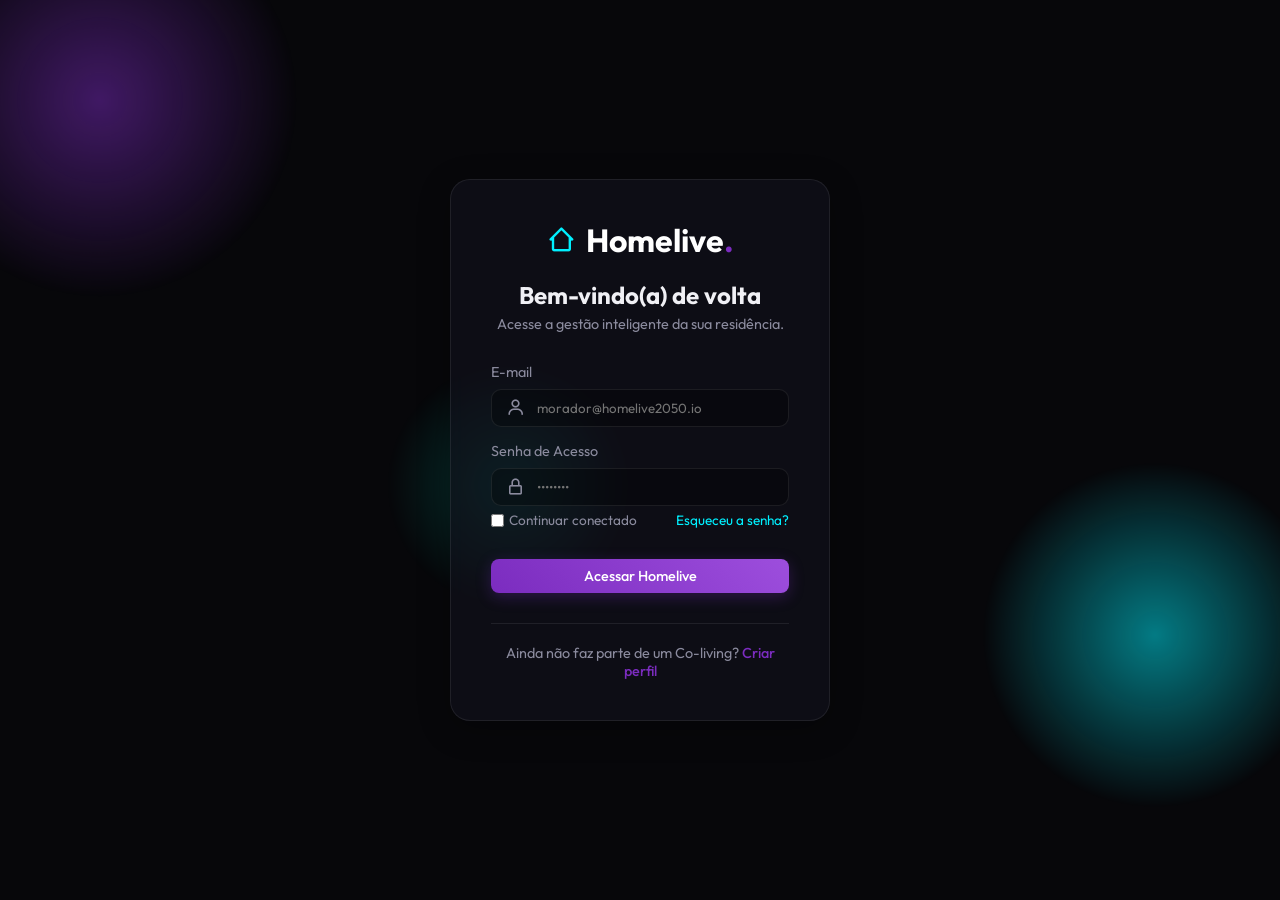
<file: frontend/index.html>
<!DOCTYPE html>
<html lang="pt-br">

<head>
    <meta charset="UTF-8">
    <meta name="viewport" content="width=device-width, initial-scale=1.0, viewport-fit=cover">
    <!-- App instalável (PWA) -->
    <link rel="manifest" href="manifest.json">
    <meta name="theme-color" content="#07070a">
    <link rel="icon" type="image/png" href="icons/icon-192.png">
    <link rel="apple-touch-icon" href="icons/apple-touch-icon.png">
    <meta name="mobile-web-app-capable" content="yes">
    <meta name="apple-mobile-web-app-capable" content="yes">
    <meta name="apple-mobile-web-app-status-bar-style" content="black-translucent">
    <meta name="apple-mobile-web-app-title" content="HomeLive">
    <meta name="description" content="Homelive - Sistema de Gestão de Convivência Inteligente para 2050">
    <title>Homelive | Painel de Controle</title>
    <!-- Fontes do Google -->
    <link rel="preconnect" href="https://fonts.googleapis.com">
    <link rel="preconnect" href="https://fonts.gstatic.com" crossorigin>
    <link href="https://fonts.googleapis.com/css2?family=Outfit:wght@300;400;500;600;700&display=swap" rel="stylesheet">
    <!-- Icones modernos Boxicons -->
    <link href='https://unpkg.com/boxicons@2.1.4/css/boxicons.min.css' rel='stylesheet'>
    <link rel="stylesheet" href="css/estilo.css">

</head>

<body>
    <!-- Fundo de Gradientes Animados -->
    <div class="orbe-fundo orbe-1"></div>
    <div class="orbe-fundo orbe-2"></div>
    <div class="orbe-fundo orbe-3"></div>

    <div class="container-app">
        <!-- Navegação Lateral -->
        <nav class="menu-lateral painel-vidro">
            <div class="marca">
                <i class='bx bx-home-alt-2'></i>
                <span>Homelive<span>.</span></span>
            </div>

            <ul class="links-navegacao">
                <li class="ativo" data-alvo="visao-geral">
                    <i class='bx bx-grid-alt'></i>
                    <span>Visão Geral</span>
                </li>
                <li data-alvo="financas">
                    <i class='bx bx-wallet'></i>
                    <span>Finanças & Rateio</span>
                </li>
                <li data-alvo="tarefas">
                    <i class='bx bx-check-shield'></i>
                    <span>Escalas & Tarefas</span>
                </li>
                <li data-alvo="reservas">
                    <i class='bx bx-calendar-event'></i>
                    <span>Reservas</span>
                </li>
                <li data-alvo="moradores">
                    <i class='bx bx-group'></i>
                    <span>Moradores</span>
                </li>
                <li data-alvo="regras">
                    <i class='bx bx-shield-alt-2'></i>
                    <span>Regras & Penalidades</span>
                </li>
            </ul>

            <div class="seletor-papel-usuario">
                <button type="button" class="botao-contorno botao-pequeno largura-total" onclick="abrirModal('modalTrocarSenha')"><i class='bx bx-lock-alt'></i> Trocar minha senha</button>
                <a href="login.html" id="botao-sair" class="botao-sair mt-3"><i class='bx bx-log-out'></i> Sair</a>
            </div>
        </nav>

        <!-- Área Principal de Conteúdo -->
        <main class="conteudo-principal">
            <!-- Barra Superior -->
            <header class="barra-topo">
                <button class="toggle-menu" id="toggle-menu" aria-label="Abrir menu"><i class='bx bx-menu'></i></button>
                <div class="texto-boas-vindas">
                    <h1 id="titulo-pagina">Visão Geral</h1>
                    <p id="exibicao-data"></p>
                </div>

                <div class="acoes-topo">
                    <div class="emblema-gamificacao dica-ferramenta" data-dica="Seus Pontos de Convivência">
                        <i class='bx bx-star'></i>
                        <span id="pontos-usuario">—</span>
                    </div>
                    <div class="botao-notificacao dica-ferramenta" id="botao-pendencias" data-dica="Pendências" role="button" tabindex="0">
                        <i class='bx bx-bell'></i>
                        <span class="distintivo" id="distintivo-pendencias">0</span>
                    </div>
                    <div class="cartao-perfil painel-vidro">
                        <img id="avatar-usuario" src="" alt="Avatar do Usuário">
                        <div class="info-perfil">
                            <span class="nome" id="nome-usuario">...</span>
                            <span class="papel" id="exibicao-papel">...</span>
                        </div>
                    </div>
                </div>
            </header>

            <!-- Container das Telas (Views) -->
            <div class="container-telas">

                <!-- TELA 1: Visão Geral (Dashboard) -->
                <section id="visao-geral" class="tela tela-ativa">
                    <div class="grade-estatisticas">
                        <div class="cartao-estatistica painel-vidro">
                            <div class="icone-estatistica pulso-azul"><i class='bx bx-pie-chart-alt-2'></i></div>
                            <div class="detalhes-estatistica">
                                <h3 id="est1-titulo">Seu Rateio Pendente</h3>
                                <h2 id="est1-valor">—</h2>
                                <p id="est1-sub"></p>
                            </div>
                        </div>
                        <div class="cartao-estatistica painel-vidro">
                            <div class="icone-estatistica pulso-roxo"><i class='bx bx-water'></i></div>
                            <div class="detalhes-estatistica">
                                <h3 id="est2-titulo">Seu Consumo</h3>
                                <h2 id="est2-valor">—</h2>
                                <p id="est2-sub"></p>
                            </div>
                        </div>
                        <div class="cartao-estatistica painel-vidro">
                            <div class="icone-estatistica pulso-verde"><i class='bx bx-trophy'></i></div>
                            <div class="detalhes-estatistica">
                                <h3 id="est3-titulo">Ranking da Casa</h3>
                                <h2 id="est3-valor">—</h2>
                                <p id="est3-sub"></p>
                            </div>
                        </div>
                    </div>

                    <div class="bento-dashboard">
                        <div class="caixa-bento painel-vidro bento-grande">
                            <div class="cabecalho-caixa">
                                <h2 id="titulo-proximas-escalas">Suas Próximas Escalas</h2>
                                <button class="botao-texto" onclick="navegarPara('tarefas')">Ver todas</button>
                            </div>
                            <ul class="lista-tarefas" id="dash-tarefas"></ul>
                        </div>

                        <div class="caixa-bento painel-vidro">
                            <div class="cabecalho-caixa">
                                <h2>Próximas Reservas</h2>
                            </div>
                            <div id="dash-reservas"></div>
                        </div>
                    </div>
                </section>

                <!-- TELA 2: Finanças -->
                <section id="financas" class="tela">
                    <div class="cabecalho-secao">
                        <h2>Rateio de Custos</h2>
                        <div class="acoes-cabecalho">
                            <button class="botao-contorno" onclick="abrirModal('modalLeitura')">Registrar Consumo (kWh)</button>
                            <button class="botao-primario" onclick="abrirModal('modalNovaDespesa')">Lançar Gasto</button>
                        </div>
                    </div>

                    <div class="algoritmo-financa painel-vidro">
                        <div class="cabecalho-algo">
                            <i class='bx bx-network-chart'></i>
                            <div>
                                <h3>Algoritmo de Divisão por Despesa</h3>
                                <p>Cada gasto escolhe o seu: <strong>Igualitário</strong>, <strong>Por Estadia</strong> (dias na residência) ou <strong>Por Consumo</strong> (leituras de kWh do mês da conta).</p>
                            </div>
                        </div>
                    </div>

                    <div class="container-tabela-despesas painel-vidro">
                        <table class="tabela-moderna">
                            <thead>
                                <tr>
                                    <th>Despesa</th>
                                    <th>Tipo</th>
                                    <th>Valor Total</th>
                                    <th id="th-rateio">Seu Rateio</th>
                                    <th>Status</th>
                                    <th>Ação</th>
                                </tr>
                            </thead>
                            <tbody id="lista-despesas"></tbody>
                        </table>
                    </div>
                </section>

                <!-- TELA 3: Escalas e Tarefas -->
                <section id="tarefas" class="tela">
                    <div class="cabecalho-secao">
                        <h2>Tarefas da Casa</h2>
                        <div class="acoes-cabecalho apenas-admin">
                            <button class="botao-primario" onclick="abrirModal('modalNovaTarefa')">Nova Tarefa</button>
                            <button class="botao-contorno" data-acao="processar-atrasos">Processar Atrasos</button>
                            <button class="botao-perigo" onclick="abrirModal('modalPenalidade')">Aplicar Penalidade</button>
                        </div>
                    </div>
                    <div id="lista-tarefas" class="grade-tarefas"></div>

                    <div class="cabecalho-secao mt-4">
                        <h2>Escalas Recorrentes (Rodízio)</h2>
                        <div class="acoes-cabecalho apenas-admin">
                            <button class="botao-primario" onclick="abrirModal('modalNovaEscala')">Nova Escala</button>
                            <button class="botao-contorno" data-acao="gerar-escalas">Gerar Tarefas Devidas</button>
                        </div>
                    </div>
                    <div id="lista-escalas" class="grade-tarefas"></div>
                </section>

                <!-- TELA 4: Reservas -->
                <section id="reservas" class="tela">
                    <div class="cabecalho-secao">
                        <h2>Reservas de Espaços</h2>
                        <p>Agende o uso das áreas compartilhadas para evitar conflitos de horários.</p>
                        <div class="acoes-cabecalho apenas-admin">
                            <button class="botao-primario" onclick="abrirModal('modalNovoEspaco')">Novo Espaço</button>
                        </div>
                    </div>

                    <div class="grade-espacos" id="lista-espacos"></div>

                    <div class="cabecalho-secao mt-4">
                        <h2>Reservas Agendadas</h2>
                    </div>
                    <div class="container-tabela-despesas painel-vidro">
                        <table class="tabela-moderna">
                            <thead>
                                <tr>
                                    <th>Espaço</th>
                                    <th>Morador</th>
                                    <th>Horário</th>
                                    <th>Status</th>
                                    <th>Ação</th>
                                </tr>
                            </thead>
                            <tbody id="lista-agendamentos"></tbody>
                        </table>
                    </div>
                </section>

                <!-- TELA 5: Moradores -->
                <section id="moradores" class="tela">
                    <div class="cabecalho-secao">
                        <h2>Gerenciamento de Moradores</h2>
                        <div class="acoes-cabecalho apenas-admin">
                            <button class="botao-primario" onclick="abrirModal('modalAdicionarMorador')">Adicionar Morador</button>
                        </div>
                    </div>
                    <!-- Convite: só o síndico enxerga o código da residência -->
                    <div id="cartao-convite" class="cartao-convite painel-vidro apenas-admin">
                        <div>
                            <span class="rotulo-convite">Código de convite · <strong id="nome-casa"></strong></span>
                            <div id="codigo-convite" class="codigo-convite">—</div>
                            <p class="ajuda-convite">Passe este código para quem vai morar com você. Na tela de cadastro, a pessoa informa o código e entra como moradora.</p>
                        </div>
                        <div class="acoes-convite">
                            <button class="botao-primario botao-pequeno" data-acao="copiar-convite">Copiar código</button>
                            <button class="botao-contorno botao-pequeno" data-acao="renovar-convite">Gerar novo código</button>
                        </div>
                    </div>
                    <div id="lista-moradores" class="grade-moradores"></div>
                </section>

                <!-- TELA 6: Regras & Penalidades -->
                <section id="regras" class="tela">
                    <div class="cabecalho-secao">
                        <h2>Regras de Penalidade</h2>
                        <p>As regras valem para todos e são aplicadas automaticamente quando a infração acontece.</p>
                        <div class="acoes-cabecalho apenas-admin">
                            <button class="botao-primario" onclick="abrirModal('modalNovaRegra')">Nova Regra</button>
                        </div>
                    </div>
                    <div id="lista-regras" class="grade-votacoes"></div>

                    <div class="cabecalho-secao mt-4">
                        <h2 id="titulo-penalidades">Minhas Penalidades</h2>
                    </div>
                    <div class="container-tabela-despesas painel-vidro">
                        <table class="tabela-moderna">
                            <thead>
                                <tr>
                                    <th>Data</th>
                                    <th>Morador</th>
                                    <th>Infração</th>
                                    <th>Pontos</th>
                                    <th>Motivo</th>
                                    <th>Aplicada por</th>
                                </tr>
                            </thead>
                            <tbody id="lista-penalidades"></tbody>
                        </table>
                    </div>
                </section>
            </div>
        </main>
    </div>
    <div class="overlay-menu" id="overlay-menu"></div>

    <!-- Modal de Reserva -->
    <div class="sobreposicao-modal" id="modalReserva">
        <div class="caixa-modal painel-vidro">
            <div class="cabecalho-modal">
                <h3 id="nome-espaco-modal">Reservar Espaço</h3>
                <button class="botao-fechar" onclick="fecharModal('modalReserva')"><i class='bx bx-x'></i></button>
            </div>
            <div class="corpo-modal">
                <form id="formulario-reserva" class="formulario-moderno">
                    <input type="hidden" id="reserva-espaco-id">
                    <div class="grupo-formulario apenas-admin">
                        <label>Reservar em nome de</label>
                        <select id="reserva-morador" class="input-vidro"></select>
                    </div>
                    <div class="grupo-formulario">
                        <label>Data da Reserva</label>
                        <input type="date" id="reserva-data" class="input-vidro" required>
                    </div>
                    <div class="linha-formulario">
                        <div class="grupo-formulario">
                            <label>Horário de Início</label>
                            <input type="time" id="reserva-inicio" class="input-vidro" required>
                        </div>
                        <div class="grupo-formulario">
                            <label>Horário de Fim</label>
                            <input type="time" id="reserva-fim" class="input-vidro" required>
                        </div>
                    </div>
                    <div class="grupo-formulario">
                        <label>Motivo (opcional)</label>
                        <input type="text" id="reserva-motivo" class="input-vidro">
                    </div>
                    <div class="aviso-ia">
                        <i class='bx bx-bot'></i>
                        <p>O sistema recusa a reserva se o horário bater com outra já confirmada no mesmo espaço.</p>
                    </div>
                    <button type="submit" class="botao-primario largura-total mt-3">Confirmar Reserva de Espaço</button>
                </form>
            </div>
        </div>
    </div>

    <!-- Modal de Adicionar Morador -->
    <div class="sobreposicao-modal" id="modalAdicionarMorador">
        <div class="caixa-modal painel-vidro">
            <div class="cabecalho-modal">
                <h3>Adicionar Novo Morador</h3>
                <button class="botao-fechar" onclick="fecharModal('modalAdicionarMorador')"><i class='bx bx-x'></i></button>
            </div>
            <div class="corpo-modal">
                <form id="formulario-adicionar-morador" class="formulario-moderno">
                    <div class="grupo-formulario">
                        <label>Nome do Morador</label>
                        <input type="text" id="novo-morador-nome" class="input-vidro" required>
                    </div>
                    <div class="linha-formulario">
                        <div class="grupo-formulario">
                            <label>E-mail</label>
                            <input type="email" id="novo-morador-email" class="input-vidro" required>
                        </div>
                        <div class="grupo-formulario">
                            <label>Senha (mín. 6)</label>
                            <input type="password" id="novo-morador-senha" class="input-vidro" minlength="6" required>
                        </div>
                    </div>
                    <div class="linha-formulario">
                        <div class="grupo-formulario">
                            <label>Quarto</label>
                            <input type="text" id="novo-morador-quarto" class="input-vidro" required>
                        </div>
                        <div class="grupo-formulario">
                            <label>Telefone</label>
                            <input type="text" id="novo-morador-telefone" class="input-vidro">
                        </div>
                    </div>
                    <button type="submit" class="botao-primario largura-total mt-3">Salvar Morador</button>
                </form>
            </div>
        </div>
    </div>

    <!-- Modal Nova Despesa -->
    <div class="sobreposicao-modal" id="modalNovaDespesa">
        <div class="caixa-modal painel-vidro">
            <div class="cabecalho-modal">
                <h3>Lançar Novo Gasto</h3>
                <button class="botao-fechar" onclick="fecharModal('modalNovaDespesa')"><i class='bx bx-x'></i></button>
            </div>
            <div class="corpo-modal">
                <form id="formulario-nova-despesa" class="formulario-moderno">
                    <div class="grupo-formulario">
                        <label>Título</label>
                        <input type="text" id="nova-despesa-titulo" class="input-vidro" required>
                    </div>
                    <div class="grupo-formulario">
                        <label>Descrição (opcional)</label>
                        <input type="text" id="nova-despesa-desc" class="input-vidro">
                    </div>
                    <div class="linha-formulario">
                        <div class="grupo-formulario">
                            <label>Valor Total (R$)</label>
                            <input type="number" id="nova-despesa-valor" step="0.01" min="0.01" class="input-vidro" required>
                        </div>
                        <div class="grupo-formulario">
                            <label>Vencimento</label>
                            <input type="date" id="nova-despesa-vencimento" class="input-vidro" required>
                        </div>
                    </div>
                    <div class="linha-formulario">
                        <div class="grupo-formulario">
                            <label>Categoria</label>
                            <select id="nova-despesa-categoria" class="input-vidro">
                                <option value="ENERGIA_SOLAR">Energia</option>
                                <option value="AGUA_REUTILIZAVEL">Água</option>
                                <option value="INTERNET_QUANTICA">Internet</option>
                                <option value="MANUTENCAO_ROBOS">Manutenção</option>
                                <option value="ALIMENTACAO_INTELIGENTE">Alimentação</option>
                                <option value="CONDOMINIO_GERAL">Condomínio</option>
                                <option value="OUTROS">Outros</option>
                            </select>
                        </div>
                        <div class="grupo-formulario">
                            <label>Tipo</label>
                            <select id="nova-despesa-tipo" class="input-vidro">
                                <option value="FIXA">Fixa</option>
                                <option value="VARIAVEL">Variável</option>
                            </select>
                        </div>
                    </div>
                    <div class="linha-formulario">
                        <div class="grupo-formulario">
                            <label>Divisão</label>
                            <select id="nova-despesa-rateio" class="input-vidro">
                                <option value="IGUALITARIO">Igualitária</option>
                                <option value="POR_ESTADIA">Por estadia</option>
                                <option value="POR_CONSUMO">Por consumo (kWh)</option>
                            </select>
                        </div>
                        <div class="grupo-formulario">
                            <label>Mês da conta</label>
                            <input type="month" id="nova-despesa-competencia" class="input-vidro">
                        </div>
                    </div>
                    <button type="submit" class="botao-primario largura-total mt-3">Enviar para Aprovação</button>
                </form>
            </div>
        </div>
    </div>

    <!-- Modal Leitura de Consumo -->
    <div class="sobreposicao-modal" id="modalLeitura">
        <div class="caixa-modal painel-vidro">
            <div class="cabecalho-modal">
                <h3>Registrar Consumo</h3>
                <button class="botao-fechar" onclick="fecharModal('modalLeitura')"><i class='bx bx-x'></i></button>
            </div>
            <div class="corpo-modal">
                <form id="formulario-leitura" class="formulario-moderno">
                    <div class="grupo-formulario apenas-admin">
                        <label>Morador</label>
                        <select id="leitura-morador" class="input-vidro"></select>
                    </div>
                    <div class="linha-formulario">
                        <div class="grupo-formulario">
                            <label>Consumo (kWh)</label>
                            <input type="number" id="leitura-kwh" step="0.01" min="0" class="input-vidro" required>
                        </div>
                        <div class="grupo-formulario">
                            <label>Mês (padrão: atual)</label>
                            <input type="month" id="leitura-competencia" class="input-vidro">
                        </div>
                    </div>
                    <button type="submit" class="botao-primario largura-total mt-3">Salvar Leitura</button>
                </form>
            </div>
        </div>
    </div>

    <!-- Modal Nova Tarefa -->
    <div class="sobreposicao-modal" id="modalNovaTarefa">
        <div class="caixa-modal painel-vidro">
            <div class="cabecalho-modal">
                <h3>Adicionar Nova Tarefa</h3>
                <button class="botao-fechar" onclick="fecharModal('modalNovaTarefa')"><i class='bx bx-x'></i></button>
            </div>
            <div class="corpo-modal">
                <form id="formulario-nova-tarefa" class="formulario-moderno">
                    <div class="grupo-formulario">
                        <label>Título da Tarefa</label>
                        <input type="text" id="nova-tarefa-titulo" class="input-vidro" required>
                    </div>
                    <div class="grupo-formulario">
                        <label>Descrição</label>
                        <input type="text" id="nova-tarefa-desc" class="input-vidro">
                    </div>
                    <div class="linha-formulario">
                        <div class="grupo-formulario">
                            <label>Responsável</label>
                            <select id="nova-tarefa-responsavel" class="input-vidro" required></select>
                        </div>
                        <div class="grupo-formulario">
                            <label>Prazo</label>
                            <input type="date" id="nova-tarefa-prazo" class="input-vidro" required>
                        </div>
                    </div>
                    <div class="linha-formulario">
                        <div class="grupo-formulario">
                            <label>Recompensa (pts)</label>
                            <input type="number" id="nova-tarefa-xp" min="0" class="input-vidro">
                        </div>
                        <div class="grupo-formulario">
                            <label>Penalidade (pts)</label>
                            <input type="number" id="nova-tarefa-penalidade" min="0" class="input-vidro">
                        </div>
                    </div>
                    <button type="submit" class="botao-primario largura-total mt-3">Criar Tarefa</button>
                </form>
            </div>
        </div>
    </div>

    <!-- Modal Nova Escala -->
    <div class="sobreposicao-modal" id="modalNovaEscala">
        <div class="caixa-modal painel-vidro">
            <div class="cabecalho-modal">
                <h3>Nova Escala Recorrente</h3>
                <button class="botao-fechar" onclick="fecharModal('modalNovaEscala')"><i class='bx bx-x'></i></button>
            </div>
            <div class="corpo-modal">
                <form id="formulario-nova-escala" class="formulario-moderno">
                    <div class="grupo-formulario">
                        <label>Título</label>
                        <input type="text" id="escala-titulo" class="input-vidro" required>
                    </div>
                    <div class="grupo-formulario">
                        <label>Descrição</label>
                        <input type="text" id="escala-desc" class="input-vidro">
                    </div>
                    <div class="linha-formulario">
                        <div class="grupo-formulario">
                            <label>Repete</label>
                            <select id="escala-periodicidade" class="input-vidro">
                                <option value="DIARIA">Diária</option>
                                <option value="SEMANAL" selected>Semanal</option>
                                <option value="QUINZENAL">Quinzenal</option>
                                <option value="MENSAL">Mensal</option>
                            </select>
                        </div>
                        <div class="grupo-formulario">
                            <label>Prazo (dias)</label>
                            <input type="number" id="escala-prazo" min="1" value="2" class="input-vidro" required>
                        </div>
                    </div>
                    <div class="grupo-formulario">
                        <label>Rodízio</label>
                        <select id="escala-rodizio" class="input-vidro">
                            <option value="SEQUENCIAL">Sequencial (em ordem)</option>
                            <option value="MENOR_PONTUACAO">Quem tem menos pontos</option>
                            <option value="MENOR_CARGA">Quem tem menos tarefas abertas</option>
                        </select>
                    </div>
                    <div class="linha-formulario">
                        <div class="grupo-formulario">
                            <label>Recompensa (pts)</label>
                            <input type="number" id="escala-xp" min="0" class="input-vidro">
                        </div>
                        <div class="grupo-formulario">
                            <label>Penalidade (pts)</label>
                            <input type="number" id="escala-penalidade" min="0" class="input-vidro">
                        </div>
                    </div>
                    <div class="grupo-formulario">
                        <label>Primeira geração (padrão: hoje)</label>
                        <input type="date" id="escala-primeira" class="input-vidro">
                    </div>
                    <button type="submit" class="botao-primario largura-total mt-3">Criar Escala</button>
                </form>
            </div>
        </div>
    </div>

    <!-- Modal Penalidade Manual -->
    <div class="sobreposicao-modal" id="modalPenalidade">
        <div class="caixa-modal painel-vidro">
            <div class="cabecalho-modal">
                <h3>Aplicar Penalidade</h3>
                <button class="botao-fechar" onclick="fecharModal('modalPenalidade')"><i class='bx bx-x'></i></button>
            </div>
            <div class="corpo-modal">
                <form id="formulario-penalidade" class="formulario-moderno">
                    <div class="grupo-formulario">
                        <label>Morador</label>
                        <select id="penalidade-morador" class="input-vidro" required></select>
                    </div>
                    <div class="grupo-formulario">
                        <label>Pontos a descontar</label>
                        <input type="number" id="penalidade-pontos" min="1" class="input-vidro" required>
                    </div>
                    <div class="grupo-formulario">
                        <label>Motivo</label>
                        <input type="text" id="penalidade-motivo" class="input-vidro" required>
                    </div>
                    <button type="submit" class="botao-perigo largura-total mt-3">Aplicar Penalidade</button>
                </form>
            </div>
        </div>
    </div>

    <!-- Modal Editar Estadia -->
    <div class="sobreposicao-modal" id="modalEstadia">
        <div class="caixa-modal painel-vidro">
            <div class="cabecalho-modal">
                <h3>Dias de estadia</h3>
                <button class="botao-fechar" onclick="fecharModal('modalEstadia')"><i class='bx bx-x'></i></button>
            </div>
            <div class="corpo-modal">
                <form id="formulario-estadia" class="formulario-moderno">
                    <input type="hidden" id="estadia-morador-id">
                    <p class="ajuda-convite">Quantos dias <strong id="estadia-nome"></strong> fica na residência. Esse número é o peso do rateio <em>Por estadia</em>.</p>
                    <div class="grupo-formulario">
                        <label>Dias de estadia</label>
                        <input type="number" id="estadia-dias" class="input-vidro" min="0" max="3650" required>
                    </div>
                    <button type="submit" class="botao-primario largura-total mt-3">Salvar</button>
                </form>
            </div>
        </div>
    </div>

    <!-- Modal Trocar Minha Senha -->
    <div class="sobreposicao-modal" id="modalTrocarSenha">
        <div class="caixa-modal painel-vidro">
            <div class="cabecalho-modal">
                <h3>Trocar minha senha</h3>
                <button class="botao-fechar" onclick="fecharModal('modalTrocarSenha')"><i class='bx bx-x'></i></button>
            </div>
            <div class="corpo-modal">
                <form id="formulario-trocar-senha" class="formulario-moderno">
                    <div class="grupo-formulario">
                        <label>Senha atual</label>
                        <input type="password" id="senha-atual" class="input-vidro" autocomplete="current-password" required>
                    </div>
                    <div class="linha-formulario">
                        <div class="grupo-formulario">
                            <label>Nova senha (mín. 6)</label>
                            <input type="password" id="senha-nova" class="input-vidro" minlength="6" autocomplete="new-password" required>
                        </div>
                        <div class="grupo-formulario">
                            <label>Confirmar nova senha</label>
                            <input type="password" id="senha-nova-confirma" class="input-vidro" minlength="6" autocomplete="new-password" required>
                        </div>
                    </div>
                    <button type="submit" class="botao-primario largura-total mt-3">Salvar nova senha</button>
                </form>
            </div>
        </div>
    </div>

    <!-- Modal Senha Temporária (síndico redefiniu a senha de um morador) -->
    <div class="sobreposicao-modal" id="modalSenhaTemporaria">
        <div class="caixa-modal painel-vidro">
            <div class="cabecalho-modal">
                <h3>Senha temporária</h3>
                <button class="botao-fechar" onclick="fecharModal('modalSenhaTemporaria')"><i class='bx bx-x'></i></button>
            </div>
            <div class="corpo-modal">
                <p class="ajuda-convite">Passe esta senha para <strong id="senha-temporaria-nome"></strong>. Ela <strong>aparece só agora</strong>: depois de fechar esta janela não dá para ver de novo. A pessoa entra com ela e troca por uma própria em "Trocar minha senha".</p>
                <div id="senha-temporaria-valor" class="codigo-convite">—</div>
                <div class="acoes-convite mt-3">
                    <button class="botao-primario botao-pequeno" data-acao="copiar-senha-temporaria">Copiar senha</button>
                    <button class="botao-contorno botao-pequeno" onclick="fecharModal('modalSenhaTemporaria')">Fechar</button>
                </div>
            </div>
        </div>
    </div>

    <!-- Modal Novo Espaço -->
    <div class="sobreposicao-modal" id="modalNovoEspaco">
        <div class="caixa-modal painel-vidro">
            <div class="cabecalho-modal">
                <h3>Novo Espaço Comum</h3>
                <button class="botao-fechar" onclick="fecharModal('modalNovoEspaco')"><i class='bx bx-x'></i></button>
            </div>
            <div class="corpo-modal">
                <form id="formulario-novo-espaco" class="formulario-moderno">
                    <div class="grupo-formulario">
                        <label>Nome do espaço</label>
                        <input type="text" id="novo-espaco-nome" class="input-vidro" maxlength="80" placeholder="Ex: Sala de Cinema" required>
                    </div>
                    <div class="grupo-formulario">
                        <label>Descrição (opcional)</label>
                        <input type="text" id="novo-espaco-descricao" class="input-vidro" maxlength="200">
                    </div>
                    <div class="linha-formulario">
                        <div class="grupo-formulario">
                            <label>Capacidade (pessoas)</label>
                            <input type="number" id="novo-espaco-capacidade" class="input-vidro" min="1" max="500" placeholder="4">
                        </div>
                        <div class="grupo-formulario">
                            <label>Regras de uso (opcional)</label>
                            <input type="text" id="novo-espaco-regras" class="input-vidro" maxlength="200">
                        </div>
                    </div>
                    <button type="submit" class="botao-primario largura-total mt-3">Salvar Espaço</button>
                </form>
            </div>
        </div>
    </div>

    <!-- Modal Nova Regra -->
    <div class="sobreposicao-modal" id="modalNovaRegra">
        <div class="caixa-modal painel-vidro">
            <div class="cabecalho-modal">
                <h3>Nova Regra de Penalidade</h3>
                <button class="botao-fechar" onclick="fecharModal('modalNovaRegra')"><i class='bx bx-x'></i></button>
            </div>
            <div class="corpo-modal">
                <form id="formulario-nova-regra" class="formulario-moderno">
                    <div class="grupo-formulario">
                        <label>Nome da regra</label>
                        <input type="text" id="regra-nome" class="input-vidro" required>
                    </div>
                    <div class="linha-formulario">
                        <div class="grupo-formulario">
                            <label>Infração</label>
                            <select id="regra-infracao" class="input-vidro">
                                <option value="TAREFA_ATRASADA">Tarefa atrasada</option>
                                <option value="CANCELAMENTO_TARDIO">Cancelamento tardio</option>
                                <option value="NAO_COMPARECIMENTO">Não comparecimento</option>
                            </select>
                        </div>
                        <div class="grupo-formulario">
                            <label>Cálculo</label>
                            <select id="regra-modo" class="input-vidro">
                                <option value="FIXA">Fixa</option>
                                <option value="PROGRESSIVA">Progressiva (reincidência)</option>
                            </select>
                        </div>
                    </div>
                    <div class="grupo-formulario">
                        <label>Pontos base</label>
                        <input type="number" id="regra-base" min="1" class="input-vidro" required>
                    </div>
                    <div id="regra-campos-progressiva">
                        <div class="linha-formulario">
                            <div class="grupo-formulario">
                                <label>+ por reincidência</label>
                                <input type="number" id="regra-incremento" min="0" class="input-vidro">
                            </div>
                            <div class="grupo-formulario">
                                <label>Teto (opcional)</label>
                                <input type="number" id="regra-teto" min="1" class="input-vidro">
                            </div>
                        </div>
                        <div class="grupo-formulario">
                            <label>Janela de reincidência em dias (padrão 30)</label>
                            <input type="number" id="regra-janela" min="1" class="input-vidro">
                        </div>
                    </div>
                    <div class="grupo-formulario" id="regra-campo-horas" style="display:none;">
                        <label>Antecedência mínima (horas)</label>
                        <input type="number" id="regra-horas" min="1" class="input-vidro">
                    </div>
                    <button type="submit" class="botao-primario largura-total mt-3">Criar Regra</button>
                </form>
            </div>
        </div>
    </div>

    <div id="container-toasts"></div>
    <script src="js/api.js"></script>
    <script src="js/app.js"></script>
</body>

</html>
</file>
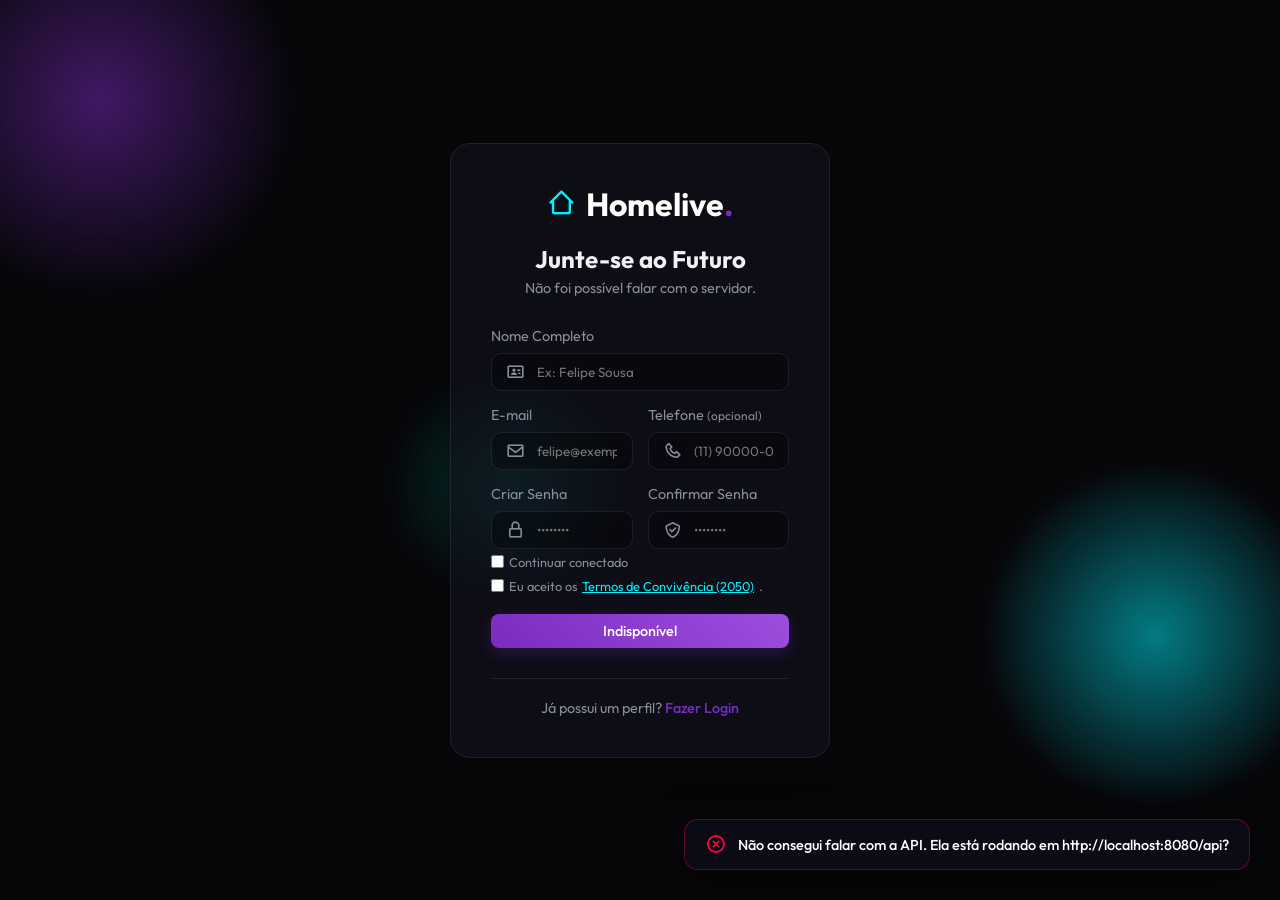
<file: frontend/cadastro.html>
<!DOCTYPE html>
<html lang="pt-br">
<head>
    <meta charset="UTF-8">
    <meta name="viewport" content="width=device-width, initial-scale=1.0, viewport-fit=cover">
    <!-- App instalável (PWA) -->
    <link rel="manifest" href="manifest.json">
    <meta name="theme-color" content="#07070a">
    <link rel="icon" type="image/png" href="icons/icon-192.png">
    <link rel="apple-touch-icon" href="icons/apple-touch-icon.png">
    <meta name="mobile-web-app-capable" content="yes">
    <meta name="apple-mobile-web-app-capable" content="yes">
    <meta name="apple-mobile-web-app-status-bar-style" content="black-translucent">
    <meta name="apple-mobile-web-app-title" content="HomeLive">
    <meta name="description" content="Cadastro - Homelive 2050">
    <title>Homelive | Criar Conta</title>
    <!-- Fontes do Google -->
    <link rel="preconnect" href="https://fonts.googleapis.com">
    <link rel="preconnect" href="https://fonts.gstatic.com" crossorigin>
    <link href="https://fonts.googleapis.com/css2?family=Outfit:wght@300;400;500;600;700&display=swap" rel="stylesheet">
    <!-- Icones modernos Boxicons -->
    <link href='https://unpkg.com/boxicons@2.1.4/css/boxicons.min.css' rel='stylesheet'>
    <!-- Folha de estilo principal em Portugues -->
    <link rel="stylesheet" href="css/estilo.css">
</head>
<body class="corpo-login">
    <!-- Orbes animados de fundo para imersão 2050 -->
    <div class="orbe-fundo orbe-1"></div>
    <div class="orbe-fundo orbe-2"></div>
    <div class="orbe-fundo orbe-3"></div>

    <div class="container-login">
        <div class="cartao-login painel-vidro">
            <div class="cabecalho-login">
                <div class="marca">
                    <i class='bx bx-home-alt-2'></i>
                    <span>Homelive<span>.</span></span>
                </div>
                <h2 id="titulo-cadastro">Junte-se ao Futuro</h2>
                <p id="subtitulo-cadastro">Verificando a sua residência...</p>
            </div>

            <!-- Formulário de cadastro -->
            <form id="formulario-cadastro" class="formulario-moderno">
                <div class="grupo-formulario">
                    <label for="nome">Nome Completo</label>
                    <div class="input-com-icone">
                        <i class='bx bx-id-card'></i>
                        <input type="text" id="nome" class="input-vidro" placeholder="Ex: Felipe Sousa" required>
                    </div>
                </div>

                <div class="linha-formulario">
                    <div class="grupo-formulario">
                        <label for="email">E-mail</label>
                        <div class="input-com-icone">
                            <i class='bx bx-envelope'></i>
                            <input type="email" id="email" class="input-vidro" placeholder="felipe@exemplo.com" required>
                        </div>
                    </div>
                    <div class="grupo-formulario">
                        <label for="telefone">Telefone <small>(opcional)</small></label>
                        <div class="input-com-icone">
                            <i class='bx bx-phone'></i>
                            <input type="tel" id="telefone" class="input-vidro" placeholder="(11) 90000-0000" maxlength="20" inputmode="tel">
                        </div>
                    </div>
                </div>

                <div class="linha-formulario">
                    <div class="grupo-formulario">
                        <label for="senha">Criar Senha</label>
                        <div class="input-com-icone">
                            <i class='bx bx-lock-alt'></i>
                            <input type="password" id="senha" class="input-vidro" placeholder="••••••••" required>
                        </div>
                    </div>
                    <div class="grupo-formulario">
                        <label for="confirma-senha">Confirmar Senha</label>
                        <div class="input-com-icone">
                            <i class='bx bx-check-shield'></i>
                            <input type="password" id="confirma-senha" class="input-vidro" placeholder="••••••••" required>
                        </div>
                    </div>
                </div>

                <!-- Modo 1: ainda não existe residência. A pessoa a cria e vira o síndico. -->
                <div id="bloco-criar-casa" hidden>
                    <div class="grupo-formulario">
                        <label for="nome-casa-cadastro">Nome da residência</label>
                        <div class="input-com-icone">
                            <i class='bx bx-buildings'></i>
                            <input type="text" id="nome-casa-cadastro" class="input-vidro" placeholder="Ex: Casa Aurora" maxlength="80">
                        </div>
                    </div>
                    <label class="lembrar-mim" style="font-size: 0.85rem; margin-bottom: 14px;">
                        <input type="checkbox" id="usar-sugestoes" checked> Começar com sugestões prontas (espaços, regras de penalidade e escalas de tarefas)
                    </label>
                    <div class="aviso-ia" style="margin: 0 0 18px;">
                        <i class='bx bx-crown'></i>
                        <p>Você será o <strong>síndico</strong> da residência. Depois, um código de convite fica disponível na tela de Moradores para você chamar quem vai morar com você.</p>
                    </div>
                </div>

                <!-- Modo 2: a residência já existe. A pessoa entra como morador com o código de convite. -->
                <div id="bloco-entrar" hidden>
                    <div class="linha-formulario">
                        <div class="grupo-formulario">
                            <label for="codigo-convite-cadastro">Código de convite</label>
                            <div class="input-com-icone">
                                <i class='bx bx-key'></i>
                                <input type="text" id="codigo-convite-cadastro" class="input-vidro" placeholder="HL-XXXXXX" maxlength="12" autocapitalize="characters" autocomplete="off">
                            </div>
                        </div>
                        <div class="grupo-formulario">
                            <label for="quarto">Seu quarto</label>
                            <div class="input-com-icone">
                                <i class='bx bx-bed'></i>
                                <input type="text" id="quarto" class="input-vidro" placeholder="Ex: Suíte 101-A" maxlength="30">
                            </div>
                        </div>
                    </div>
                    <div class="aviso-ia" style="margin: 0 0 18px;">
                        <i class='bx bx-home-heart'></i>
                        <p>Você vai entrar como <strong>morador</strong> da residência <strong id="nome-casa-existente"></strong>. Peça o código de convite ao síndico.</p>
                    </div>
                </div>

                <div class="opcoes-login" style="margin-top: -10px; margin-bottom: 8px;">
                    <label class="lembrar-mim" style="font-size: 0.8rem;">
                        <input type="checkbox" id="lembrar-cadastro"> Continuar conectado
                    </label>
                </div>

                <div class="opcoes-login" style="margin-top: 0; margin-bottom: 20px;">
                    <label class="lembrar-mim" style="font-size: 0.8rem;">
                        <input type="checkbox" required> Eu aceito os <a href="#" onclick="abrirModal('modalTermos'); return false;" style="color: var(--destaque-azul); text-decoration: underline;">Termos de Convivência (2050)</a>.
                    </label>
                </div>

                <button type="submit" id="botao-cadastro" class="botao-primario largura-total" disabled>Aguarde...</button>
            </form>

            <div class="rodape-login">
                <p>Já possui um perfil? <a href="login.html">Fazer Login</a></p>
            </div>
        </div>
    </div>

    <!-- Modal dos Termos 2050 -->
    <div class="sobreposicao-modal" id="modalTermos">
        <div class="caixa-modal painel-vidro">
            <div class="cabecalho-modal">
                <h3>Termos de Convivência (Ano 2050)</h3>
                <button class="botao-fechar" onclick="fecharModal('modalTermos')"><i class='bx bx-x'></i></button>
            </div>
            <div class="corpo-modal" style="max-height: 300px; overflow-y: auto; color: var(--texto-suave); font-size: 0.85rem; line-height: 1.6; text-align: justify; padding-right: 15px;">
                <p><strong>1. Gestão Inteligente:</strong> Ao ingressar na rede Homelive, você concorda que o algoritmo de inteligência artificial da residência terá acesso aos dados dos seus sensores de consumo (água, energia solar e banda larga quântica) para calcular o rateio híbrido.</p>
                <p><strong>2. Penalidades em XP:</strong> O não cumprimento de tarefas de manutenção nas áreas comuns (como o esvaziamento de lixeiras ou reabastecimento do jardim hidropônico) resultará em multas automáticas no seu Nível XP (Experience Points).</p>
                <p><strong>3. Espaços Compartilhados:</strong> Reservas para o Escritório Acústico ou Espaço Gourmet que não forem canceladas com 15 minutos de antecedência gerarão bloqueio no sistema de agendamento por 48 horas.</p>
                <p><strong>4. Privacidade Holográfica:</strong> Toda gravação de áudio e vídeo holográfico feita nas áreas comuns é criptografada e apagada a cada 7 dias, servindo apenas para resolução de conflitos em assembleias.</p>
                <button type="button" class="botao-primario largura-total mt-3" onclick="fecharModal('modalTermos')">Entendido e Aceito</button>
            </div>
        </div>
    </div>

    <script src="js/api.js"></script>
    <script src="js/app.js"></script>
</body>
</html>
</file>
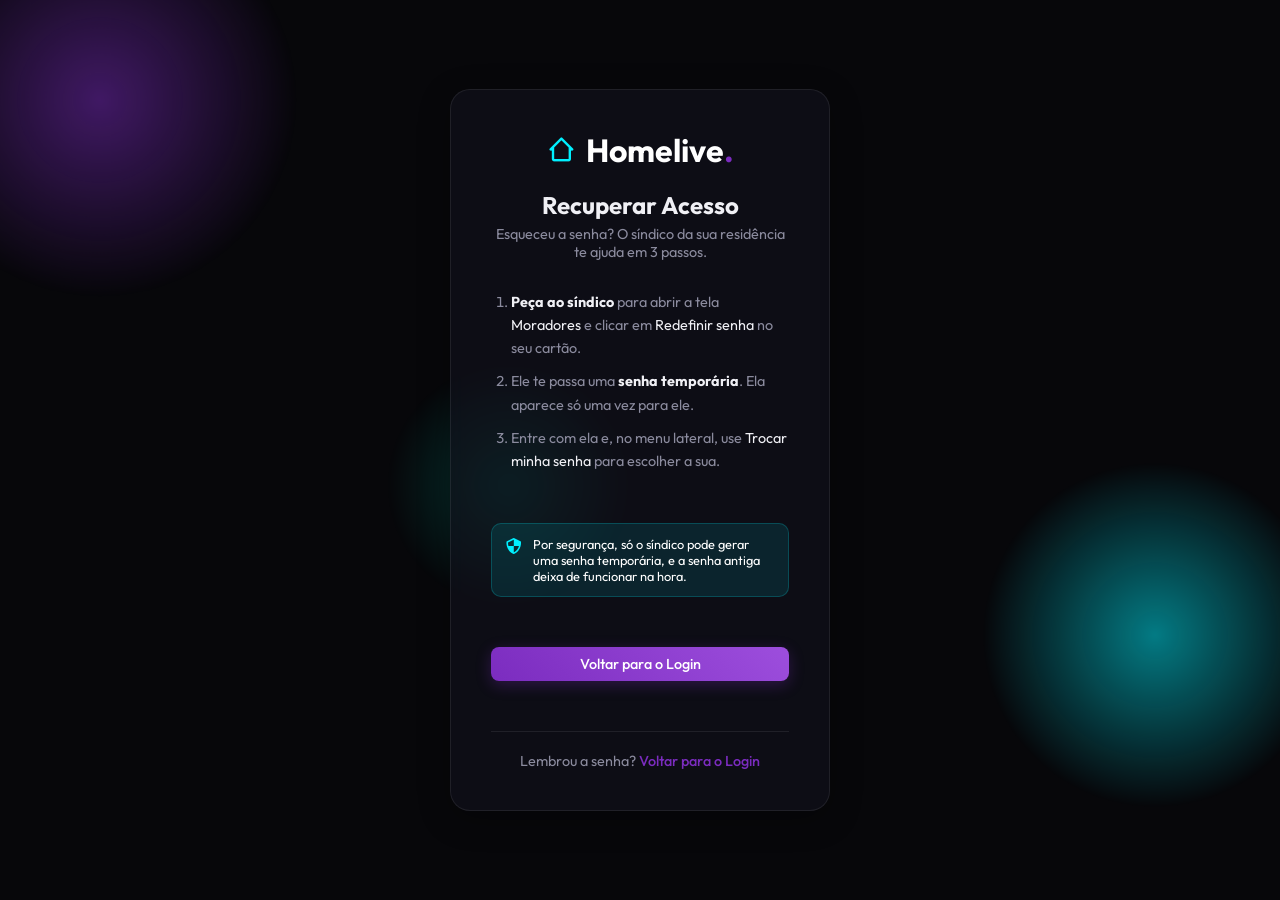
<file: frontend/esqueceu-senha.html>
<!DOCTYPE html>
<html lang="pt-br">
<head>
    <meta charset="UTF-8">
    <meta name="viewport" content="width=device-width, initial-scale=1.0, viewport-fit=cover">
    <!-- App instalável (PWA) -->
    <link rel="manifest" href="manifest.json">
    <meta name="theme-color" content="#07070a">
    <link rel="icon" type="image/png" href="icons/icon-192.png">
    <link rel="apple-touch-icon" href="icons/apple-touch-icon.png">
    <meta name="mobile-web-app-capable" content="yes">
    <meta name="apple-mobile-web-app-capable" content="yes">
    <meta name="apple-mobile-web-app-status-bar-style" content="black-translucent">
    <meta name="apple-mobile-web-app-title" content="HomeLive">
    <meta name="description" content="Recuperar Senha - Homelive 2050">
    <title>Homelive | Recuperar Senha</title>
    <!-- Fontes do Google -->
    <link rel="preconnect" href="https://fonts.googleapis.com">
    <link rel="preconnect" href="https://fonts.gstatic.com" crossorigin>
    <link href="https://fonts.googleapis.com/css2?family=Outfit:wght@300;400;500;600;700&display=swap" rel="stylesheet">
    <!-- Icones modernos Boxicons -->
    <link href='https://unpkg.com/boxicons@2.1.4/css/boxicons.min.css' rel='stylesheet'>
    <!-- Folha de estilo principal em Portugues -->
    <link rel="stylesheet" href="css/estilo.css">
</head>
<body class="corpo-login">
    <!-- Orbes animados de fundo para imersão 2050 -->
    <div class="orbe-fundo orbe-1"></div>
    <div class="orbe-fundo orbe-2"></div>
    <div class="orbe-fundo orbe-3"></div>

    <div class="container-login">
        <div class="cartao-login painel-vidro">
            <div class="cabecalho-login">
                <div class="marca">
                    <i class='bx bx-home-alt-2'></i>
                    <span>Homelive<span>.</span></span>
                </div>
                <h2>Recuperar Acesso</h2>
                <p>Esqueceu a senha? O síndico da sua residência te ajuda em 3 passos.</p>
            </div>

            <ol class="passos-recuperacao">
                <li><strong>Peça ao síndico</strong> para abrir a tela <em>Moradores</em> e clicar em <em>Redefinir senha</em> no seu cartão.</li>
                <li>Ele te passa uma <strong>senha temporária</strong>. Ela aparece só uma vez para ele.</li>
                <li>Entre com ela e, no menu lateral, use <em>Trocar minha senha</em> para escolher a sua.</li>
            </ol>

            <div class="aviso-ia" style="margin: 20px 0;">
                <i class='bx bx-shield-quarter'></i>
                <p>Por segurança, só o síndico pode gerar uma senha temporária, e a senha antiga deixa de funcionar na hora.</p>
            </div>

            <a href="login.html" class="botao-primario largura-total" style="text-align:center; display:block;">Voltar para o Login</a>

            <div class="rodape-login mt-3">
                <p>Lembrou a senha? <a href="login.html">Voltar para o Login</a></p>
            </div>
        </div>
    </div>

    <script src="js/api.js"></script>
    <script src="js/app.js"></script>
</body>
</html>
</file>
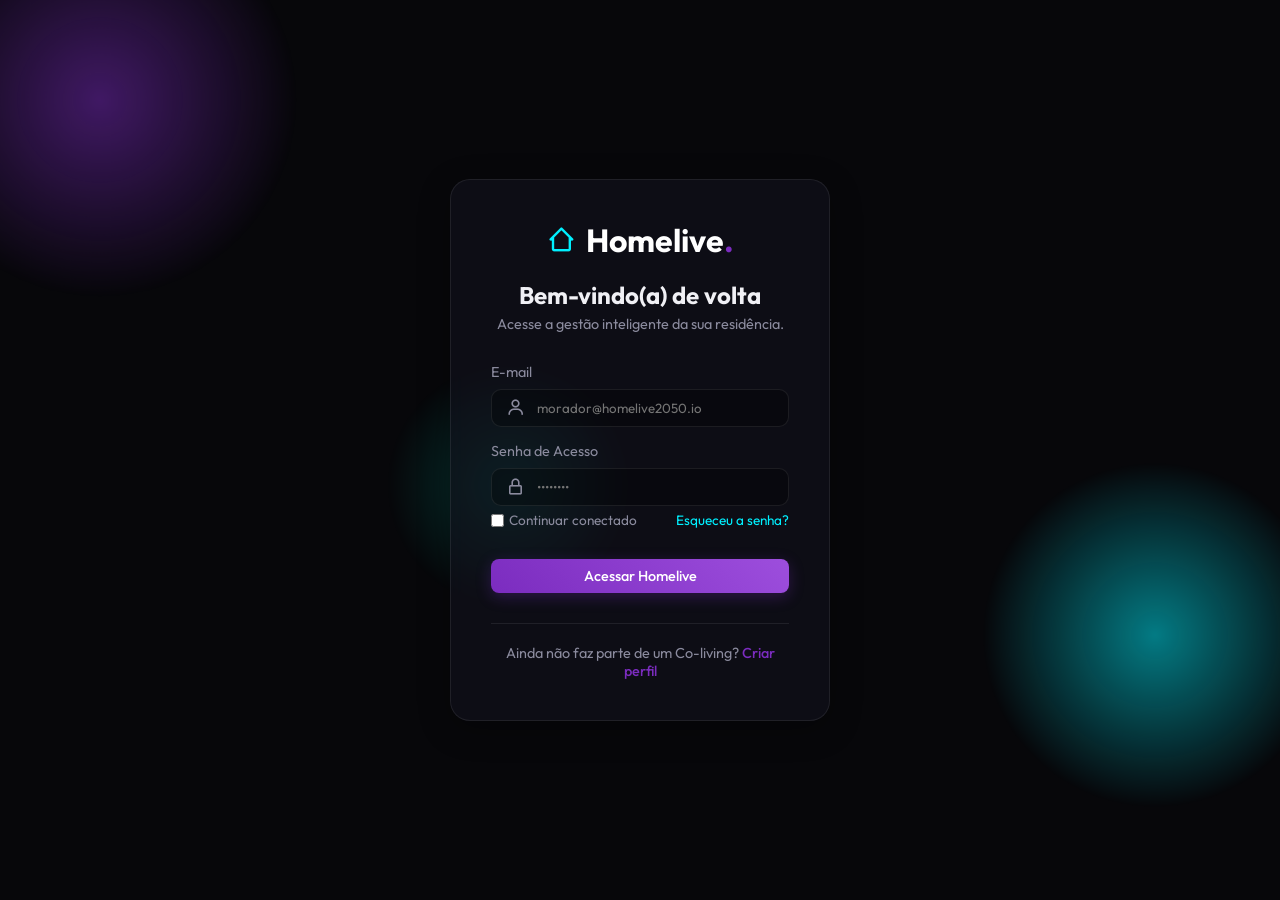
<file: frontend/login.html>
<!DOCTYPE html>
<html lang="pt-br">
<head>
    <meta charset="UTF-8">
    <meta name="viewport" content="width=device-width, initial-scale=1.0, viewport-fit=cover">
    <!-- App instalável (PWA) -->
    <link rel="manifest" href="manifest.json">
    <meta name="theme-color" content="#07070a">
    <link rel="icon" type="image/png" href="icons/icon-192.png">
    <link rel="apple-touch-icon" href="icons/apple-touch-icon.png">
    <meta name="mobile-web-app-capable" content="yes">
    <meta name="apple-mobile-web-app-capable" content="yes">
    <meta name="apple-mobile-web-app-status-bar-style" content="black-translucent">
    <meta name="apple-mobile-web-app-title" content="HomeLive">
    <meta name="description" content="Login - Homelive 2050">
    <title>Homelive | Entrar</title>
    <!-- Fontes do Google -->
    <link rel="preconnect" href="https://fonts.googleapis.com">
    <link rel="preconnect" href="https://fonts.gstatic.com" crossorigin>
    <link href="https://fonts.googleapis.com/css2?family=Outfit:wght@300;400;500;600;700&display=swap" rel="stylesheet">
    <!-- Icones modernos Boxicons -->
    <link href='https://unpkg.com/boxicons@2.1.4/css/boxicons.min.css' rel='stylesheet'>
    <!-- Folha de estilo principal em Portugues -->
    <link rel="stylesheet" href="css/estilo.css">
</head>
<body class="corpo-login">
    <!-- Orbes animados de fundo para imersão 2050 -->
    <div class="orbe-fundo orbe-1"></div>
    <div class="orbe-fundo orbe-2"></div>
    <div class="orbe-fundo orbe-3"></div>

    <div class="container-login">
        <div class="cartao-login painel-vidro">
            <div class="cabecalho-login">
                <div class="marca">
                    <i class='bx bx-home-alt-2'></i>
                    <span>Homelive<span>.</span></span>
                </div>
                <h2>Bem-vindo(a) de volta</h2>
                <p>Acesse a gestão inteligente da sua residência.</p>
            </div>

            <!-- Formulário de login: troca e-mail + senha por um token na API (POST /api/auth/login) -->
            <form id="formulario-login" class="formulario-moderno">
                <div class="grupo-formulario">
                    <label for="credencial">E-mail</label>
                    <div class="input-com-icone">
                        <i class='bx bx-user'></i>
                        <input type="email" id="credencial" class="input-vidro" placeholder="morador@homelive2050.io" required>
                    </div>
                </div>

                <div class="grupo-formulario">
                    <label for="senha">Senha de Acesso</label>
                    <div class="input-com-icone">
                        <i class='bx bx-lock-alt'></i>
                        <input type="password" id="senha" class="input-vidro" placeholder="••••••••" required>
                    </div>
                </div>

                <div class="opcoes-login">
                    <label class="lembrar-mim">
                        <input type="checkbox" id="lembrar"> Continuar conectado
                    </label>
                    <a href="esqueceu-senha.html" class="link-esqueci">Esqueceu a senha?</a>
                </div>

                <button type="submit" class="botao-primario largura-total mt-3">Acessar Homelive</button>
            </form>

            <div class="rodape-login">
                <p>Ainda não faz parte de um Co-living? <a href="cadastro.html">Criar perfil</a></p>
            </div>
        </div>
    </div>

    <!-- Script principal -->
    <script src="js/api.js"></script>
    <script src="js/app.js"></script>
</body>
</html>
</file>
<file: frontend/css/estilo.css>
:root {
    /* Paleta CyberTech 2050 */
    --fundo-escuro: #07070a;
    --fundo-painel: rgba(18, 18, 28, 0.65);
    --borda-painel: rgba(255, 255, 255, 0.08);
    
    --destaque-azul: #00f0ff;
    --destaque-roxo: #7b2cbf;
    --destaque-verde: #00f5d4;
    --destaque-vermelho: #ff003c;
    
    --texto-principal: #f0f0f5;
    --texto-suave: #8b8b9e;
    
    --desfoque-vidro: blur(8px);
    --transicao: all 0.3s cubic-bezier(0.25, 0.8, 0.25, 1);
}

* {
    margin: 0;
    padding: 0;
    box-sizing: border-box;
    font-family: 'Outfit', sans-serif;
}

body {
    background-color: var(--fundo-escuro);
    color: var(--texto-principal);
    min-height: 100vh;
    overflow-x: hidden;
    position: relative;
}

/* Corpo e Container Login */
.corpo-login {
    display: flex;
    align-items: center;
    justify-content: center;
}

.container-login {
    width: 100%;
    max-width: 420px;
    padding: 20px;
    z-index: 10;
}

.cartao-login {
    padding: 40px;
    display: flex;
    flex-direction: column;
    gap: 30px;
}

.cabecalho-login {
    text-align: center;
}

.cabecalho-login .marca {
    justify-content: center;
    margin-bottom: 20px;
    font-size: 2rem;
}

.cabecalho-login h2 { font-size: 1.5rem; margin-bottom: 5px;}
.cabecalho-login p { color: var(--texto-suave); font-size: 0.9rem; }

.opcoes-login {
    display: flex;
    justify-content: space-between;
    align-items: center;
    font-size: 0.85rem;
    margin-top: -10px;
    margin-bottom: 10px;
}
.lembrar-mim { display: flex; align-items: center; gap: 5px; color: var(--texto-suave); cursor: pointer; }
.link-esqueci { color: var(--destaque-azul); text-decoration: none; transition: var(--transicao); }
.link-esqueci:hover { text-decoration: underline; }

.rodape-login {
    text-align: center;
    font-size: 0.9rem;
    color: var(--texto-suave);
    border-top: 1px solid var(--borda-painel);
    padding-top: 20px;
}
.rodape-login a { color: var(--destaque-roxo); text-decoration: none; font-weight: 500;}

/* Orbes Animados */
.orbe-fundo {
    position: absolute;
    border-radius: 50%;
    /* gradiente radial no lugar de filter:blur(120px), que era pesado de animar */
    background: radial-gradient(circle, var(--cor-orbe) 0%, transparent 70%);
    z-index: -1;
    opacity: 0.5;
    will-change: transform;
    animation: flutuar 20s infinite ease-in-out alternate;
}

.orbe-1 { width: 400px; height: 400px; --cor-orbe: var(--destaque-roxo); top: -100px; left: -100px; }
.orbe-2 { width: 350px; height: 350px; --cor-orbe: var(--destaque-azul); bottom: 10%; right: -50px; animation-delay: -5s; }
.orbe-3 { width: 250px; height: 250px; --cor-orbe: var(--destaque-verde); top: 40%; left: 30%; animation-delay: -10s; opacity: 0.2; }

@keyframes flutuar {
    0% { transform: translate(0, 0) scale(1); }
    100% { transform: translate(30px, 50px) scale(1.1); }
}

/* Painel de Vidro (Glassmorphism) */
.painel-vidro {
    background: var(--fundo-painel);
    backdrop-filter: var(--desfoque-vidro);
    -webkit-backdrop-filter: var(--desfoque-vidro);
    border: 1px solid var(--borda-painel);
    border-radius: 20px;
    box-shadow: 0 8px 32px 0 rgba(0, 0, 0, 0.3);
}

/* Layout App Principal */
.container-app { display: flex; height: 100vh; padding: 20px; gap: 20px; }

/* Menu Lateral */
.menu-lateral { width: 280px; padding: 30px 20px; display: flex; flex-direction: column; }
.marca { font-size: 1.5rem; font-weight: 700; display: flex; align-items: center; gap: 10px; margin-bottom: 50px; color: #fff; }
.marca i { color: var(--destaque-azul); font-size: 1.8rem; }
.marca span span { color: var(--destaque-roxo); }

.links-navegacao { list-style: none; flex: 1; }
.links-navegacao li {
    padding: 15px 20px; margin-bottom: 10px; border-radius: 12px; cursor: pointer;
    display: flex; align-items: center; gap: 15px; color: var(--texto-suave); font-weight: 500; transition: var(--transicao);
}
.links-navegacao li:hover { background: rgba(255, 255, 255, 0.05); color: #fff; transform: translateX(5px); }
.links-navegacao li.ativo { background: linear-gradient(90deg, rgba(123, 44, 191, 0.2), transparent); color: var(--destaque-azul); border-left: 3px solid var(--destaque-azul); }

.seletor-papel-usuario { margin-top: auto; padding-top: 20px; border-top: 1px solid var(--borda-painel); }
.seletor-papel-usuario label { display: block; font-size: 0.8rem; color: var(--texto-suave); margin-bottom: 8px; }

/* Inputs e Formularios */
.input-vidro {
    width: 100%; background: rgba(0,0,0,0.3); border: 1px solid var(--borda-painel); color: #fff;
    padding: 10px 15px; border-radius: 10px; outline: none; transition: var(--transicao); font-family: inherit;
}
.input-vidro:focus { border-color: var(--destaque-roxo); box-shadow: 0 0 10px rgba(123, 44, 191, 0.3); }

.input-com-icone { position: relative; }
.input-com-icone i { position: absolute; left: 15px; top: 50%; transform: translateY(-50%); color: var(--texto-suave); font-size: 1.2rem;}
.input-com-icone .input-vidro { padding-left: 45px; }

/* Botões */
.botao-primario, .botao-contorno, .botao-perigo, .botao-sair {
    padding: 8px 18px; border-radius: 8px; font-weight: 500; cursor: pointer; transition: var(--transicao);
    font-family: inherit; font-size: 0.9rem; text-decoration: none; display: inline-block; text-align: center;
}
.botao-primario { background: linear-gradient(45deg, var(--destaque-roxo), #9d4edd); border: none; color: #fff; box-shadow: 0 4px 15px rgba(123, 44, 191, 0.3); }
.botao-primario:hover { transform: translateY(-2px); box-shadow: 0 6px 20px rgba(123, 44, 191, 0.5); }
.botao-contorno { background: transparent; border: 1px solid var(--borda-painel); color: #fff; }
.botao-contorno:hover { background: rgba(255,255,255,0.1); }
.botao-perigo { background: rgba(255, 0, 60, 0.1); color: var(--destaque-vermelho); border: 1px solid var(--destaque-vermelho); }
.botao-sair { background: rgba(255, 255, 255, 0.05); border: 1px solid var(--borda-painel); color: var(--texto-suave); width: 100%; }
.botao-sair:hover { background: rgba(255, 0, 60, 0.1); color: var(--destaque-vermelho); border-color: var(--destaque-vermelho); }

.largura-total { width: 100%; }
.mt-3 { margin-top: 20px; }
.botao-pequeno { padding: 5px 12px; font-size: 0.8rem; }

/* Conteúdo Principal */
.conteudo-principal { flex: 1; display: flex; flex-direction: column; overflow: hidden; }

/* Barra de Topo */
.barra-topo { display: flex; justify-content: space-between; align-items: center; padding: 10px 30px 30px 30px; }
.texto-boas-vindas h1 { font-size: 2rem; font-weight: 600; }
.texto-boas-vindas p { color: var(--texto-suave); font-size: 0.9rem; }

.acoes-topo { display: flex; align-items: center; gap: 20px; }
.emblema-gamificacao { display: flex; align-items: center; gap: 8px; background: rgba(0, 245, 212, 0.1); color: var(--destaque-verde); padding: 8px 15px; border-radius: 20px; font-weight: 600; border: 1px solid rgba(0, 245, 212, 0.3); }
.botao-notificacao { position: relative; font-size: 1.5rem; cursor: pointer; color: var(--texto-suave); transition: var(--transicao); }
.botao-notificacao:hover { color: #fff; }
.distintivo { position: absolute; top: -5px; right: -5px; background: var(--destaque-vermelho); color: #fff; font-size: 0.6rem; font-weight: bold; width: 16px; height: 16px; display: flex; align-items: center; justify-content: center; border-radius: 50%; }

.cartao-perfil { display: flex; align-items: center; gap: 12px; padding: 8px 15px 8px 8px; border-radius: 30px; cursor: pointer; }
.cartao-perfil img { width: 40px; height: 40px; border-radius: 50%; }
.info-perfil { display: flex; flex-direction: column; }
.info-perfil .nome { font-weight: 600; font-size: 0.95rem; }
.info-perfil .papel { font-size: 0.75rem; color: var(--destaque-roxo); }

/* Container das Telas */
.container-telas { flex: 1; overflow-y: auto; padding: 0 30px 30px 30px; position: relative; }
.container-telas::-webkit-scrollbar { width: 6px; }
.container-telas::-webkit-scrollbar-thumb { background: rgba(255,255,255,0.2); border-radius: 10px; }

.tela { display: none; animation: aparecerSuave 0.4s ease forwards; }
.tela.tela-ativa { display: block; }
@keyframes aparecerSuave { from { opacity: 0; transform: translateY(10px); } to { opacity: 1; transform: translateY(0); } }

/* Estatísticas */
.grade-estatisticas { display: grid; grid-template-columns: repeat(3, 1fr); gap: 20px; margin-bottom: 30px; }
.cartao-estatistica { padding: 25px; display: flex; align-items: center; gap: 20px; transition: var(--transicao); }
.cartao-estatistica:hover { transform: translateY(-5px); }

.icone-estatistica { width: 60px; height: 60px; border-radius: 16px; display: flex; align-items: center; justify-content: center; font-size: 2rem; }
.pulso-azul { background: rgba(0, 240, 255, 0.1); color: var(--destaque-azul); box-shadow: 0 0 20px rgba(0, 240, 255, 0.2); }
.pulso-roxo { background: rgba(123, 44, 191, 0.1); color: var(--destaque-roxo); box-shadow: 0 0 20px rgba(123, 44, 191, 0.2); }
.pulso-verde { background: rgba(0, 245, 212, 0.1); color: var(--destaque-verde); box-shadow: 0 0 20px rgba(0, 245, 212, 0.2); }

.detalhes-estatistica h3 { font-size: 0.9rem; color: var(--texto-suave); font-weight: 400; margin-bottom: 5px; }
.detalhes-estatistica h2 { font-size: 1.8rem; margin-bottom: 5px; }
.detalhes-estatistica p { font-size: 0.8rem; color: var(--texto-suave); }
.positivo { color: var(--destaque-verde) !important; display: flex; align-items: center;}

/* Bento Grid */
.bento-dashboard { display: grid; grid-template-columns: 2fr 1fr; gap: 20px; }
.caixa-bento { padding: 25px; }
.cabecalho-caixa { display: flex; justify-content: space-between; align-items: center; margin-bottom: 20px; }
.cabecalho-caixa h2 { font-size: 1.2rem; font-weight: 500; }
.botao-texto { background: none; border: none; color: var(--destaque-azul); cursor: pointer; font-size: 0.9rem; }

/* Listas (Tarefas e afins) */
.lista-tarefas { list-style: none; display: flex; flex-direction: column; gap: 15px; }
.item-tarefa { display: flex; justify-content: space-between; align-items: center; padding: 15px; background: rgba(255,255,255,0.03); border-radius: 12px; border: 1px solid transparent; transition: var(--transicao); }
.item-tarefa:hover { border-color: rgba(255,255,255,0.1); }
.info-tarefa { display: flex; align-items: center; gap: 15px; }
.icone-tarefa { width: 45px; height: 45px; background: rgba(255,255,255,0.05); border-radius: 12px; display: flex; align-items: center; justify-content: center; font-size: 1.5rem; color: #fff; }
.info-tarefa h4 { font-weight: 500; font-size: 1rem; }
.info-tarefa p { font-size: 0.8rem; color: var(--texto-suave); }
.acao-tarefa { display: flex; align-items: center; gap: 15px; }
.pontos-verde { font-size: 0.85rem; color: var(--destaque-verde); font-weight: 600; }

/* Seções Gerais */
.cabecalho-secao { display: flex; justify-content: space-between; align-items: center; flex-wrap: wrap; gap: 12px; margin-bottom: 25px; }
.cabecalho-secao p { margin-top: 5px; color: var(--texto-suave); font-size: 0.95rem; }
.acoes-cabecalho { display: flex; gap: 10px; }

/* Tabelas */
.tabela-moderna { width: 100%; border-collapse: collapse; }
.tabela-moderna th { text-align: left; padding: 15px; color: var(--texto-suave); font-weight: 500; border-bottom: 1px solid var(--borda-painel); }
.tabela-moderna td { padding: 15px; border-bottom: 1px solid rgba(255,255,255,0.03); }

/* Etiquetas e Status */
.etiqueta { padding: 4px 10px; border-radius: 20px; font-size: 0.75rem; font-weight: 600; }
.etiqueta-fixa { background: rgba(0, 240, 255, 0.1); color: var(--destaque-azul); }
.etiqueta-variavel { background: rgba(123, 44, 191, 0.1); color: var(--destaque-roxo); }
.etiqueta-extra { background: rgba(255, 193, 7, 0.1); color: #ffc107; }

.status { padding: 4px 10px; border-radius: 20px; font-size: 0.75rem; font-weight: 600; }
.status-pago, .status-disponivel { color: var(--destaque-verde); background: rgba(0, 245, 212, 0.1); }
.status-pendente { color: #ffc107; background: rgba(255, 193, 7, 0.1); }
.status-ocupado { color: var(--destaque-vermelho); background: rgba(255, 0, 60, 0.1); }

/* Finanças - Algoritmo */
.algoritmo-financa { display: flex; justify-content: space-between; align-items: center; padding: 20px; margin-bottom: 25px; border-left: 4px solid var(--destaque-azul); }
.cabecalho-algo { display: flex; align-items: center; gap: 15px; }
.cabecalho-algo i { font-size: 2rem; color: var(--destaque-azul); }
/* No celular a tabela é mais larga que a tela: a caixa rola para o lado em vez de empurrar a página inteira. */
.container-tabela-despesas { padding: 20px; overflow-x: auto; -webkit-overflow-scrolling: touch; }
.container-tabela-despesas .tabela-moderna { min-width: 560px; }

/* Grade de Tarefas */
.grade-tarefas { display: grid; grid-template-columns: repeat(auto-fill, minmax(300px, 1fr)); gap: 20px; }
.cartao-tarefa { padding: 25px; transition: var(--transicao); }
.cartao-tarefa:hover { transform: translateY(-5px); border-color: rgba(255,255,255,0.2); }
.cabecalho-t { display: flex; justify-content: space-between; margin-bottom: 15px; }
.etiqueta-t { font-size: 0.8rem; color: var(--texto-suave); background: rgba(255,255,255,0.1); padding: 4px 10px; border-radius: 10px; }
.etiqueta-urgente { background: rgba(255, 0, 60, 0.2); color: var(--destaque-vermelho); }
.cartao-tarefa h3 { margin-bottom: 10px; }
.cartao-tarefa p { color: var(--texto-suave); font-size: 0.9rem; margin-bottom: 20px; line-height: 1.5; }
.rodape-t { display: flex; justify-content: space-between; align-items: center; border-top: 1px solid var(--borda-painel); padding-top: 15px;}
.responsavel { display: flex; align-items: center; gap: 10px; font-size: 0.9rem;}
.responsavel img { width: 30px; height: 30px; border-radius: 50%; }

/* Grade de Espaços */
.grade-espacos { display: grid; grid-template-columns: repeat(auto-fill, minmax(300px, 1fr)); gap: 25px; }
.cartao-espaco { overflow: hidden; display: flex; flex-direction: column; }
.img-espaco { height: 160px; background-size: cover; background-position: center; border-bottom: 1px solid var(--borda-painel); }
.acustico { background-image: linear-gradient(rgba(0,0,0,0.2), rgba(0,0,0,0.8)), url('../assets/img/escritorio.jpg'); }
.lavanderia { background-image: linear-gradient(rgba(0,0,0,0.2), rgba(0,0,0,0.8)), url('../assets/img/lavanderia.jpg'); }
.gourmet { background-image: linear-gradient(rgba(0,0,0,0.2), rgba(0,0,0,0.8)), url('../assets/img/gourmet.jpg'); }
/* Espaço cadastrado pelo síndico, sem foto própria */
.generico { background-image: linear-gradient(135deg, rgba(0, 240, 255, 0.28), rgba(123, 44, 191, 0.5)); }
.conteudo-espaco { padding: 20px; flex: 1; display: flex; flex-direction: column; }
.conteudo-espaco p { color: var(--texto-suave); font-size: 0.9rem; margin: 10px 0 20px 0; }
.meta-espaco { display: flex; justify-content: space-between; font-size: 0.85rem; margin-bottom: 20px; }

/* Moradores */
.grade-moradores { display: grid; grid-template-columns: repeat(auto-fill, minmax(320px, 1fr)); gap: 20px; }
.cartao-morador { padding: 25px; display: flex; flex-direction: column; gap: 20px; }
.cabecalho-morador { display: flex; align-items: center; gap: 15px; border-bottom: 1px solid rgba(255,255,255,0.05); padding-bottom: 15px; }
.cabecalho-morador img { width: 50px; height: 50px; border-radius: 50%; }
.cabecalho-morador h3 { font-size: 1.1rem; margin-bottom: 5px; }
.etiqueta-papel { background: rgba(123, 44, 191, 0.1); color: var(--destaque-roxo); }
.etiqueta-lider { background: rgba(255, 0, 60, 0.1); color: var(--destaque-vermelho); }

.estatisticas-morador { display: flex; flex-direction: column; gap: 10px; }
.estat { display: flex; justify-content: space-between; font-size: 0.9rem; }
.estat span { color: var(--texto-suave); }
.texto-verde { color: var(--destaque-verde); }
.texto-alerta { color: #ffc107; }

/* Votações */
.grade-votacoes { display: flex; flex-direction: column; gap: 20px; }
.cartao-votacao { padding: 25px; position: relative; }
.status-votacao { position: absolute; top: 25px; right: 25px; font-size: 0.75rem; font-weight: 600; padding: 4px 10px; border-radius: 20px; }
.tag-ativa { background: rgba(0, 240, 255, 0.1); color: var(--destaque-azul); border: 1px solid rgba(0, 240, 255, 0.2); }
.tag-encerrada { background: rgba(255,255,255,0.1); color: var(--texto-suave); }

.cartao-votacao h3 { margin-bottom: 10px; padding-right: 120px; }
.cartao-votacao p { color: var(--texto-suave); font-size: 0.95rem; margin-bottom: 20px; }

.barra-progresso-votacao { display: flex; height: 10px; border-radius: 10px; overflow: hidden; margin-bottom: 20px; }
.votos-sim { background: var(--destaque-verde); font-size: 0; }
.votos-nao { background: var(--destaque-vermelho); font-size: 0; }

.acoes-votar { display: flex; gap: 10px; }
.acoes-votar .botao-contorno { display: flex; align-items: center; gap: 5px; }
.acoes-votar .botao-perigo { display: flex; align-items: center; gap: 5px; }
.resultado-final { background: rgba(0, 245, 212, 0.05); padding: 10px; border-radius: 8px; border-left: 3px solid var(--destaque-verde); }

/* Modais */
.sobreposicao-modal { position: fixed; top: 0; left: 0; width: 100%; height: 100%; background: rgba(0,0,0,0.75); display: flex; align-items: center; justify-content: center; z-index: 1000; opacity: 0; pointer-events: none; transition: var(--transicao); }
.sobreposicao-modal.ativa { opacity: 1; pointer-events: auto; }
.caixa-modal { width: 100%; max-width: 450px; max-height: 90vh; overflow-y: auto; transform: translateY(20px); transition: var(--transicao); }
.sobreposicao-modal.ativa .caixa-modal { transform: translateY(0); }
.cabecalho-modal { display: flex; justify-content: space-between; align-items: center; padding: 20px; border-bottom: 1px solid var(--borda-painel); }
.botao-fechar { background: none; border: none; color: #fff; font-size: 1.5rem; cursor: pointer; }
.corpo-modal { padding: 20px; }
.grupo-formulario { margin-bottom: 15px; }
.grupo-formulario label { display: block; margin-bottom: 8px; font-size: 0.9rem; color: var(--texto-suave); }
.linha-formulario { display: flex; gap: 15px; }

.aviso-ia { display: flex; gap: 10px; background: rgba(0, 240, 255, 0.1); padding: 12px; border-radius: 10px; border: 1px solid rgba(0, 240, 255, 0.2); margin-top: 20px; }
.aviso-ia i { color: var(--destaque-azul); font-size: 1.2rem; }
.aviso-ia p { font-size: 0.8rem; color: #fff; margin: 0; }

/* ========================
   PONTOS XP (Tarefa)
======================== */
.pontos-t { font-size: 0.85rem; color: var(--destaque-verde); font-weight: 700; }

/* ========================
   TOOLTIP (dica-ferramenta)
======================== */
.dica-ferramenta { position: relative; cursor: default; }
.dica-ferramenta::after {
    content: attr(data-dica);
    position: absolute;
    bottom: calc(100% + 10px);
    left: 50%;
    transform: translateX(-50%);
    background: rgba(10, 10, 22, 0.97);
    border: 1px solid var(--borda-painel);
    color: var(--texto-principal);
    padding: 6px 14px;
    border-radius: 8px;
    font-size: 0.75rem;
    white-space: nowrap;
    opacity: 0;
    pointer-events: none;
    transition: opacity 0.2s ease;
    backdrop-filter: blur(12px);
    -webkit-backdrop-filter: blur(12px);
    z-index: 200;
}
.dica-ferramenta::before {
    content: '';
    position: absolute;
    bottom: calc(100% + 6px);
    left: 50%;
    transform: translateX(-50%);
    border: 5px solid transparent;
    border-top-color: var(--borda-painel);
    opacity: 0;
    pointer-events: none;
    transition: opacity 0.2s ease;
    z-index: 200;
}
.dica-ferramenta:hover::after,
.dica-ferramenta:hover::before { opacity: 1; }

/* Página "Esqueceu a senha" */
.passos-recuperacao { margin: 0; padding-left: 20px; color: var(--texto-suave); font-size: 0.9rem; line-height: 1.6; display: flex; flex-direction: column; gap: 10px; }
.passos-recuperacao strong, .passos-recuperacao em { color: var(--texto-principal); font-style: normal; }

/* Atributo hidden sempre esconde, mesmo em elementos que têm display próprio. */
[hidden] { display: none !important; }

/* ========================
   CONVITE DA RESIDÊNCIA
======================== */
.cartao-convite {
    display: flex;
    justify-content: space-between;
    align-items: center;
    gap: 20px;
    flex-wrap: wrap;
    padding: 22px 25px;
    margin-bottom: 20px;
}
.rotulo-convite { font-size: 0.85rem; color: var(--texto-suave); }
.codigo-convite {
    font-size: 2rem;
    font-weight: 700;
    letter-spacing: 4px;
    color: var(--destaque-azul);
    margin: 6px 0;
    user-select: all;
}
.ajuda-convite { font-size: 0.8rem; color: var(--texto-suave); margin: 0; max-width: 460px; }
.acoes-convite { display: flex; gap: 10px; flex-wrap: wrap; }

/* ========================
   TOAST NOTIFICATIONS
======================== */
#container-toasts {
    position: fixed;
    bottom: 30px;
    right: 30px;
    z-index: 9999;
    display: flex;
    flex-direction: column;
    gap: 10px;
    pointer-events: none;
}
.toast {
    display: flex;
    align-items: center;
    gap: 12px;
    padding: 14px 20px;
    border-radius: 14px;
    background: rgba(12, 12, 24, 0.93);
    backdrop-filter: blur(20px);
    -webkit-backdrop-filter: blur(20px);
    border: 1px solid var(--borda-painel);
    color: #fff;
    font-size: 0.9rem;
    font-weight: 500;
    transform: translateX(130%);
    transition: transform 0.4s cubic-bezier(0.25, 0.8, 0.25, 1);
    pointer-events: auto;
    min-width: 280px;
    box-shadow: 0 8px 40px rgba(0, 0, 0, 0.5);
}
.toast.toast-visivel { transform: translateX(0); }
.toast-sucesso { border-color: rgba(0, 245, 212, 0.35); }
.toast-sucesso i { color: var(--destaque-verde); font-size: 1.3rem; }
.toast-erro { border-color: rgba(255, 0, 60, 0.35); }
.toast-erro i { color: var(--destaque-vermelho); font-size: 1.3rem; }
.toast-info { border-color: rgba(0, 240, 255, 0.35); }
.toast-info i { color: var(--destaque-azul); font-size: 1.3rem; }
.toast-aviso { border-color: rgba(255, 193, 7, 0.35); }
.toast-aviso i { color: #ffc107; font-size: 1.3rem; }

/* ========================
   SKELETON LOADING
======================== */
@keyframes shimmer {
    0%   { background-position: -600px 0; }
    100% { background-position:  600px 0; }
}
.skeleton-card {
    height: 160px;
    border-radius: 20px;
    border: 1px solid var(--borda-painel);
    position: relative;
    background: rgba(255, 255, 255, 0.02);
    overflow: hidden;
}
.skeleton-card::after {
    content: '';
    position: absolute;
    inset: 0;
    background: linear-gradient(90deg, transparent 25%, rgba(255,255,255,0.05) 50%, transparent 75%);
    background-size: 600px 100%;
    animation: shimmer 1.5s infinite;
}
.skeleton-linha {
    height: 14px;
    border-radius: 4px;
    background: rgba(255, 255, 255, 0.05);
    position: relative;
    overflow: hidden;
}
.skeleton-linha::after {
    content: '';
    position: absolute;
    inset: 0;
    background: linear-gradient(90deg, transparent 25%, rgba(255,255,255,0.09) 50%, transparent 75%);
    background-size: 600px 100%;
    animation: shimmer 1.5s infinite;
}

/* ========================
   HAMBURGER MENU MOBILE
======================== */
.toggle-menu {
    display: none;
    align-items: center;
    justify-content: center;
    background: rgba(255, 255, 255, 0.06);
    border: 1px solid var(--borda-painel);
    color: #fff;
    font-size: 1.5rem;
    cursor: pointer;
    padding: 8px 10px;
    border-radius: 10px;
    transition: var(--transicao);
    line-height: 1;
    flex-shrink: 0;
}
.toggle-menu:hover { background: rgba(255, 255, 255, 0.12); }

.overlay-menu {
    display: none;
    position: fixed;
    inset: 0;
    background: rgba(0, 0, 0, 0.65);
    z-index: 99;
    backdrop-filter: blur(4px);
    -webkit-backdrop-filter: blur(4px);
}
.overlay-menu.ativo { display: block; }

/* ========================
   RESPONSIVIDADE — TABLET
======================== */
@media (max-width: 1100px) {
    .grade-estatisticas { grid-template-columns: repeat(2, 1fr); }
    .menu-lateral { width: 240px; }
}

/* ========================
   RESPONSIVIDADE — MOBILE
======================== */
@media (max-width: 768px) {
    .container-app {
        padding: 0;
        gap: 0;
        height: auto;
        min-height: 100vh;
    }

    /* Sidebar deslizante */
    .menu-lateral {
        position: fixed;
        top: 0;
        left: -290px;
        height: 100vh;
        z-index: 100;
        width: 280px;
        border-radius: 0 24px 24px 0;
        transition: left 0.35s cubic-bezier(0.25, 0.8, 0.25, 1);
        padding-top: 50px;
    }
    .menu-lateral.aberto { left: 0; }

    .toggle-menu { display: flex; }

    .conteudo-principal {
        width: 100%;
        overflow: hidden;
    }

    .barra-topo {
        padding: 15px 20px 20px 20px;
        gap: 12px;
    }

    .texto-boas-vindas h1 { font-size: 1.3rem; }
    .texto-boas-vindas p  { display: none; }
    .info-perfil          { display: none; }
    .emblema-gamificacao span { display: none; }

    .grade-estatisticas {
        grid-template-columns: 1fr;
        gap: 12px;
        margin-bottom: 20px;
    }

    .bento-dashboard,
    .grade-espacos,
    .grade-tarefas,
    .grade-moradores {
        grid-template-columns: 1fr;
    }

    .container-telas { padding: 0 15px 30px 15px; }

    .cabecalho-secao {
        flex-direction: column;
        align-items: flex-start;
        gap: 12px;
    }
    .acoes-cabecalho { flex-wrap: wrap; }

    .linha-formulario { flex-direction: column; }

    #container-toasts {
        bottom: 15px;
        right: 15px;
        left: 15px;
    }
    .toast { min-width: unset; width: 100%; }

    .caixa-modal { margin: 0 15px; max-width: calc(100% - 30px); }

    .container-login { padding: 15px; }
    .cartao-login { padding: 25px 20px; gap: 20px; }
}

@media (max-width: 480px) {
    .cartao-estatistica { padding: 18px; }
    .cartao-estatistica:hover { transform: none; }
    .texto-boas-vindas h1 { font-size: 1.1rem; }
    .acoes-topo { gap: 8px; }
}

/* --- Integração com a API --- */
/* Itens exclusivos do síndico: somem para morador sem mexer no display original do elemento */
body:not(.modo-sindico) .apenas-admin { display: none !important; }
.mt-4 { margin-top: 32px; }
.botao-pequeno + .botao-pequeno { margin-left: 6px; }
</file>
